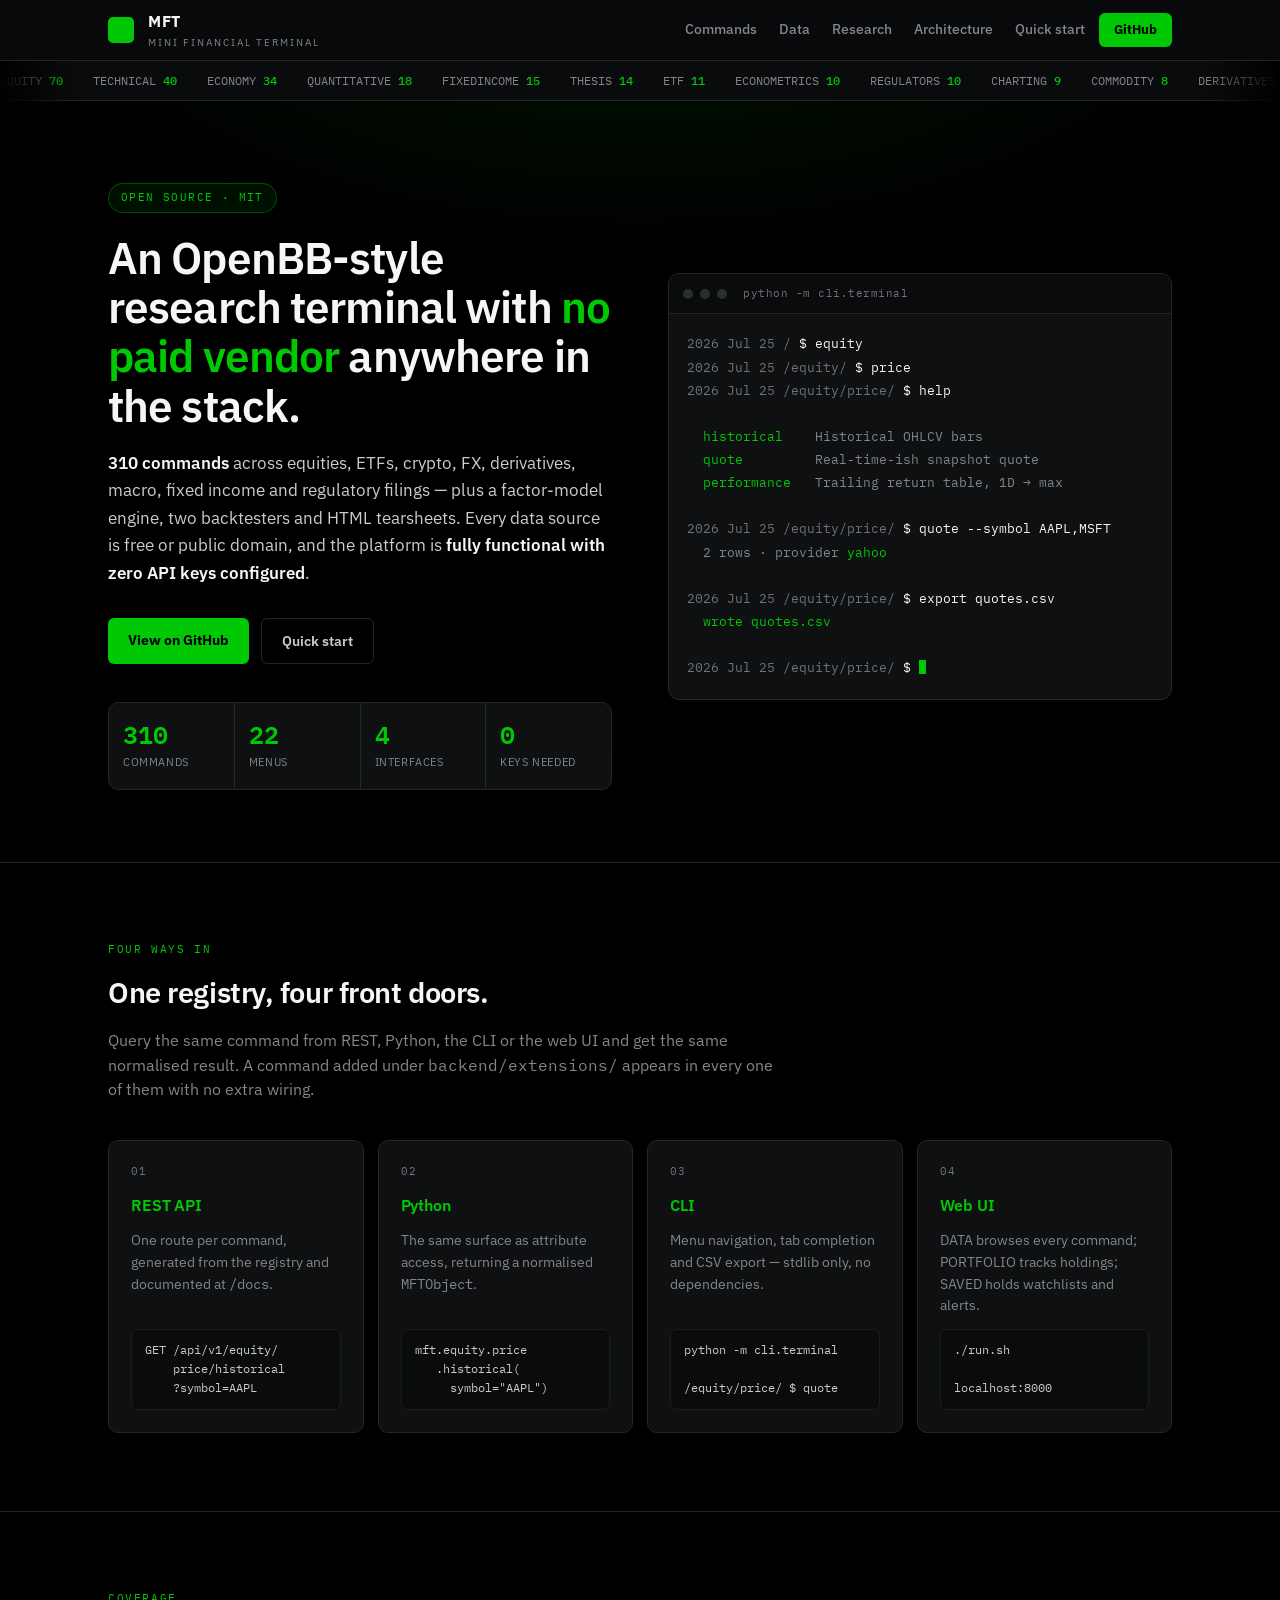
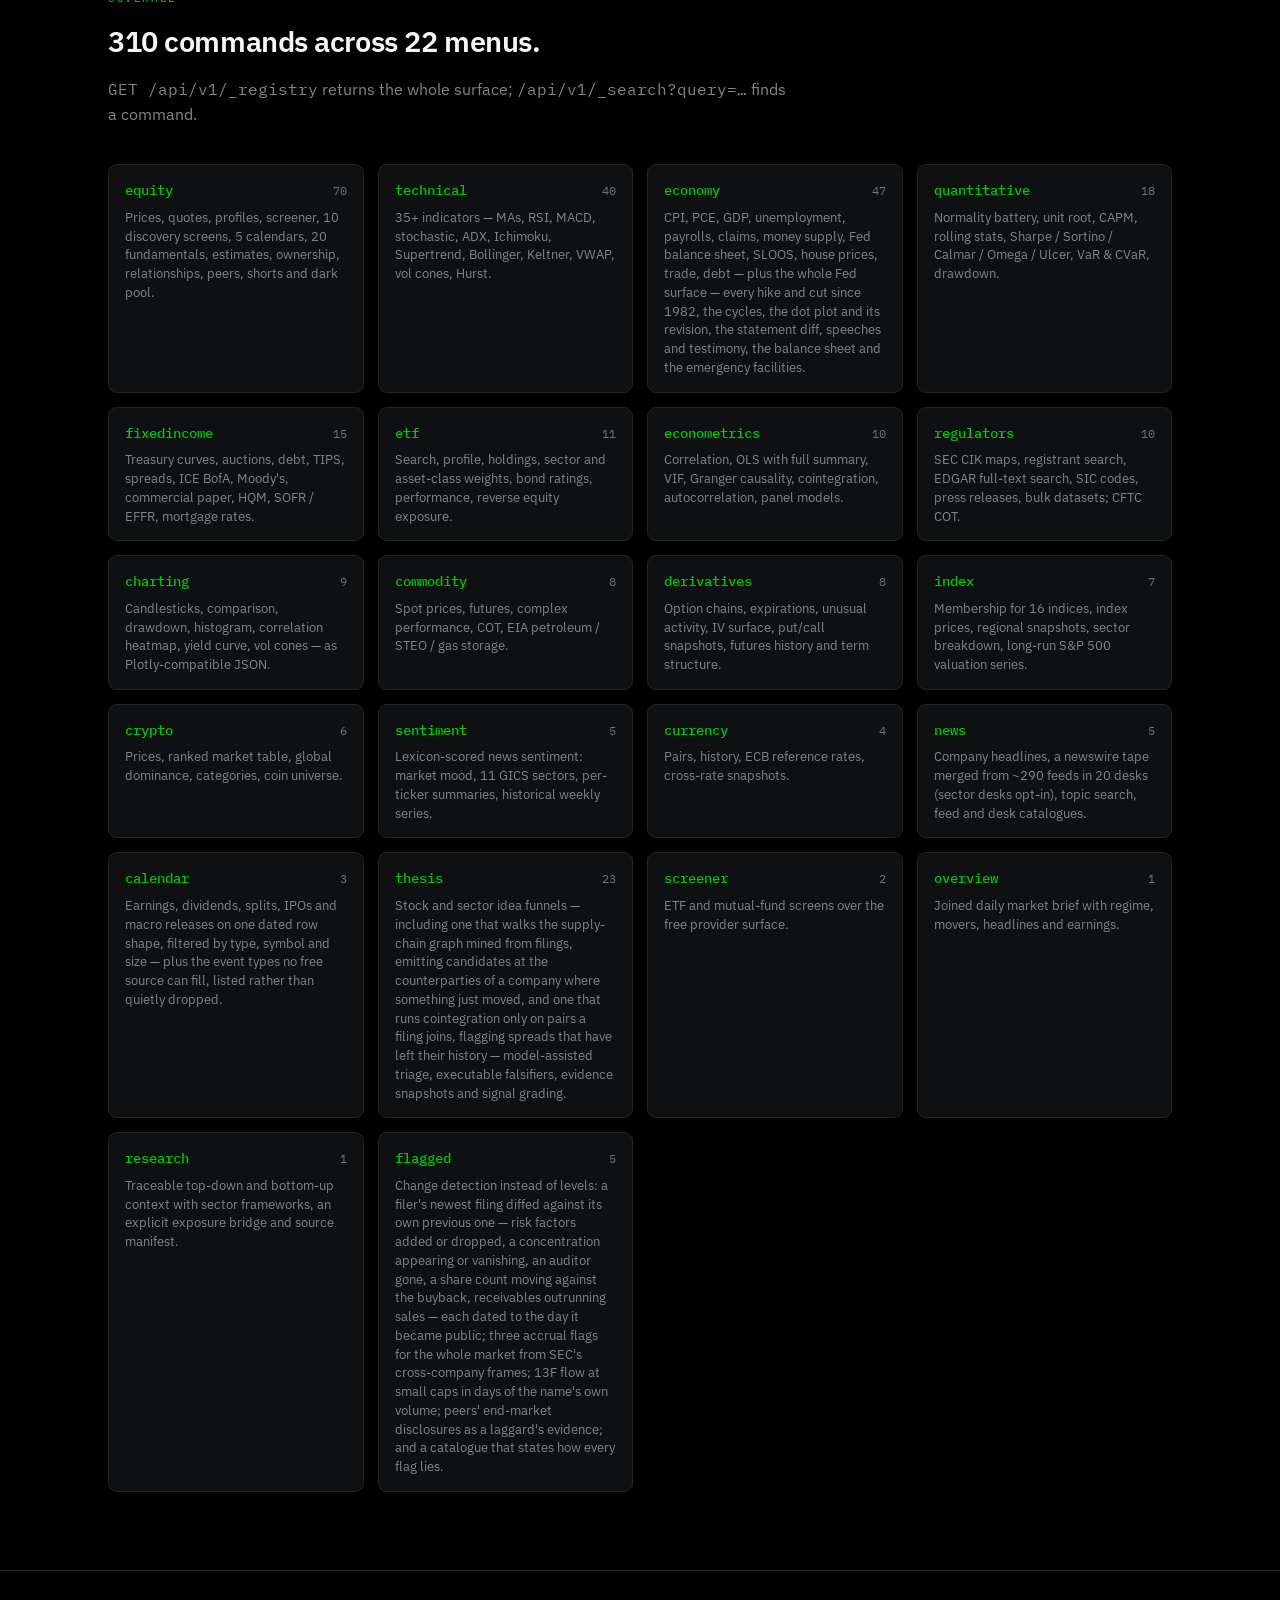
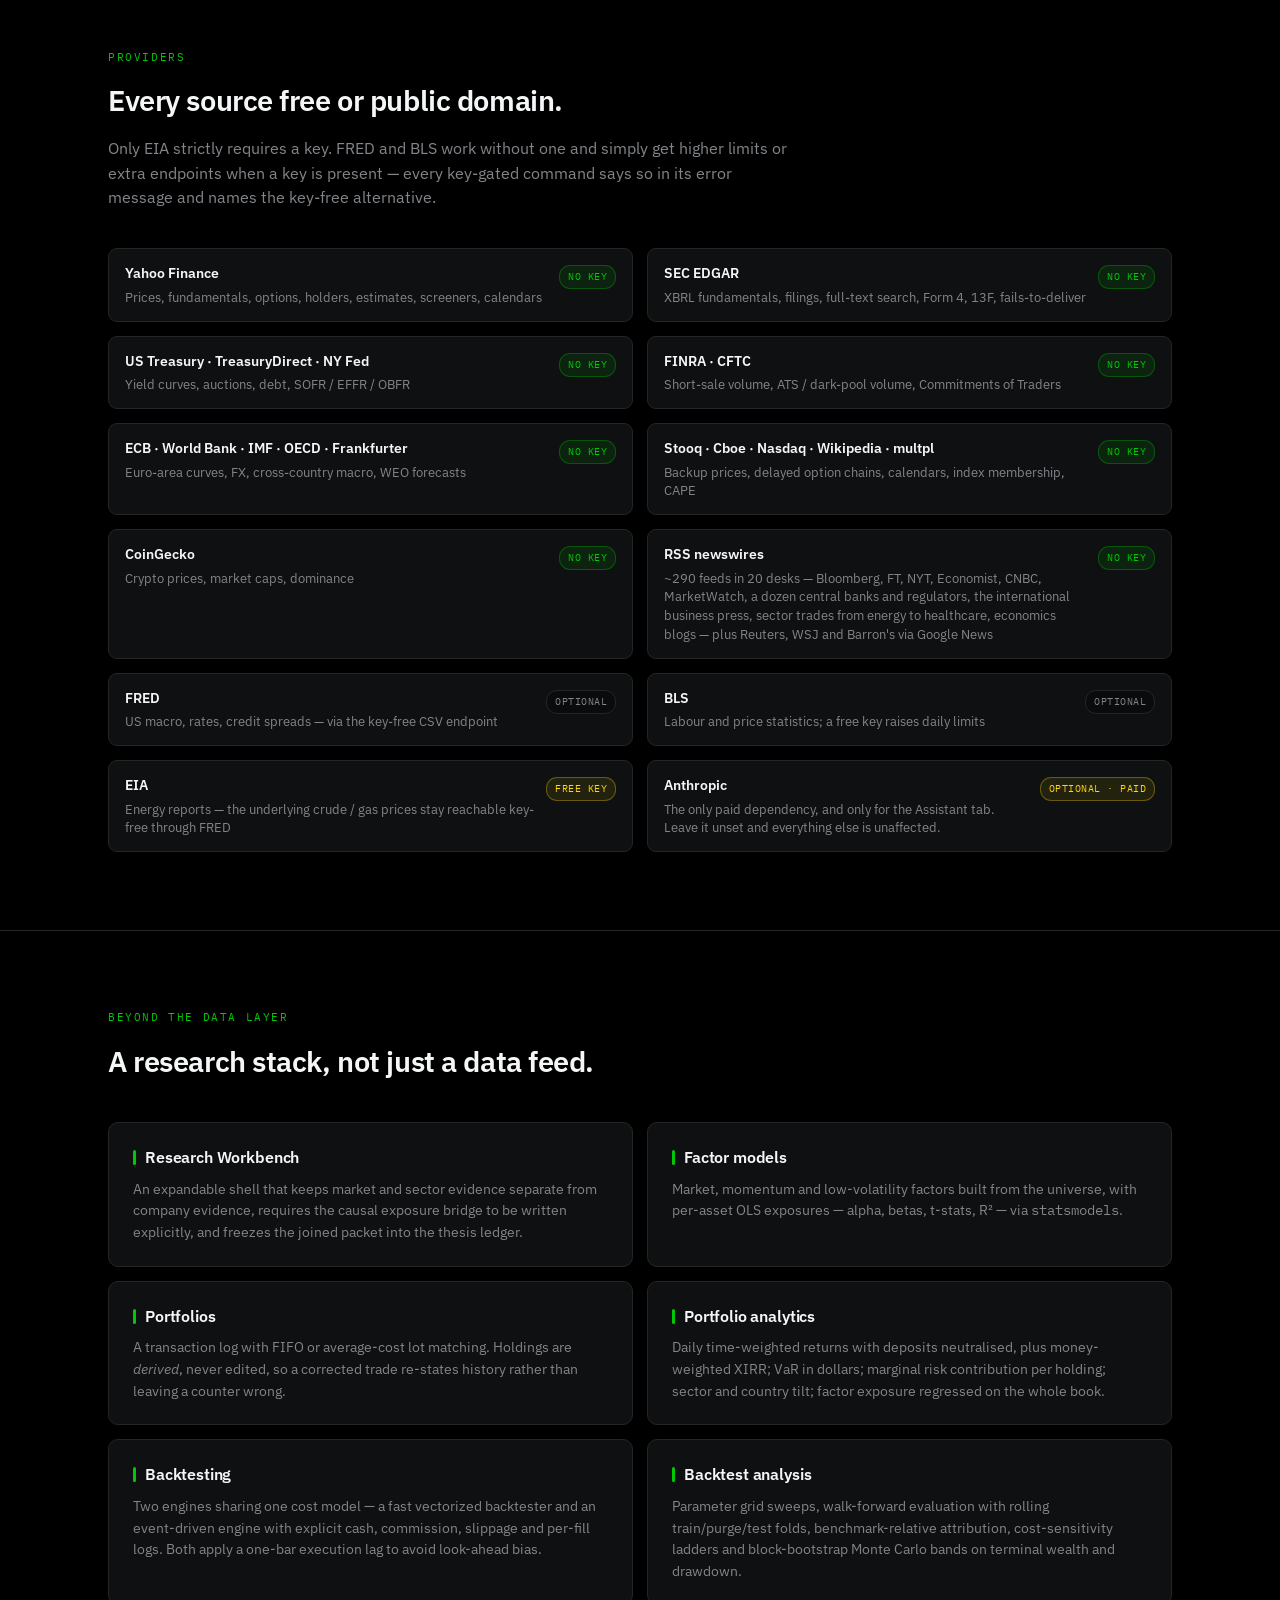
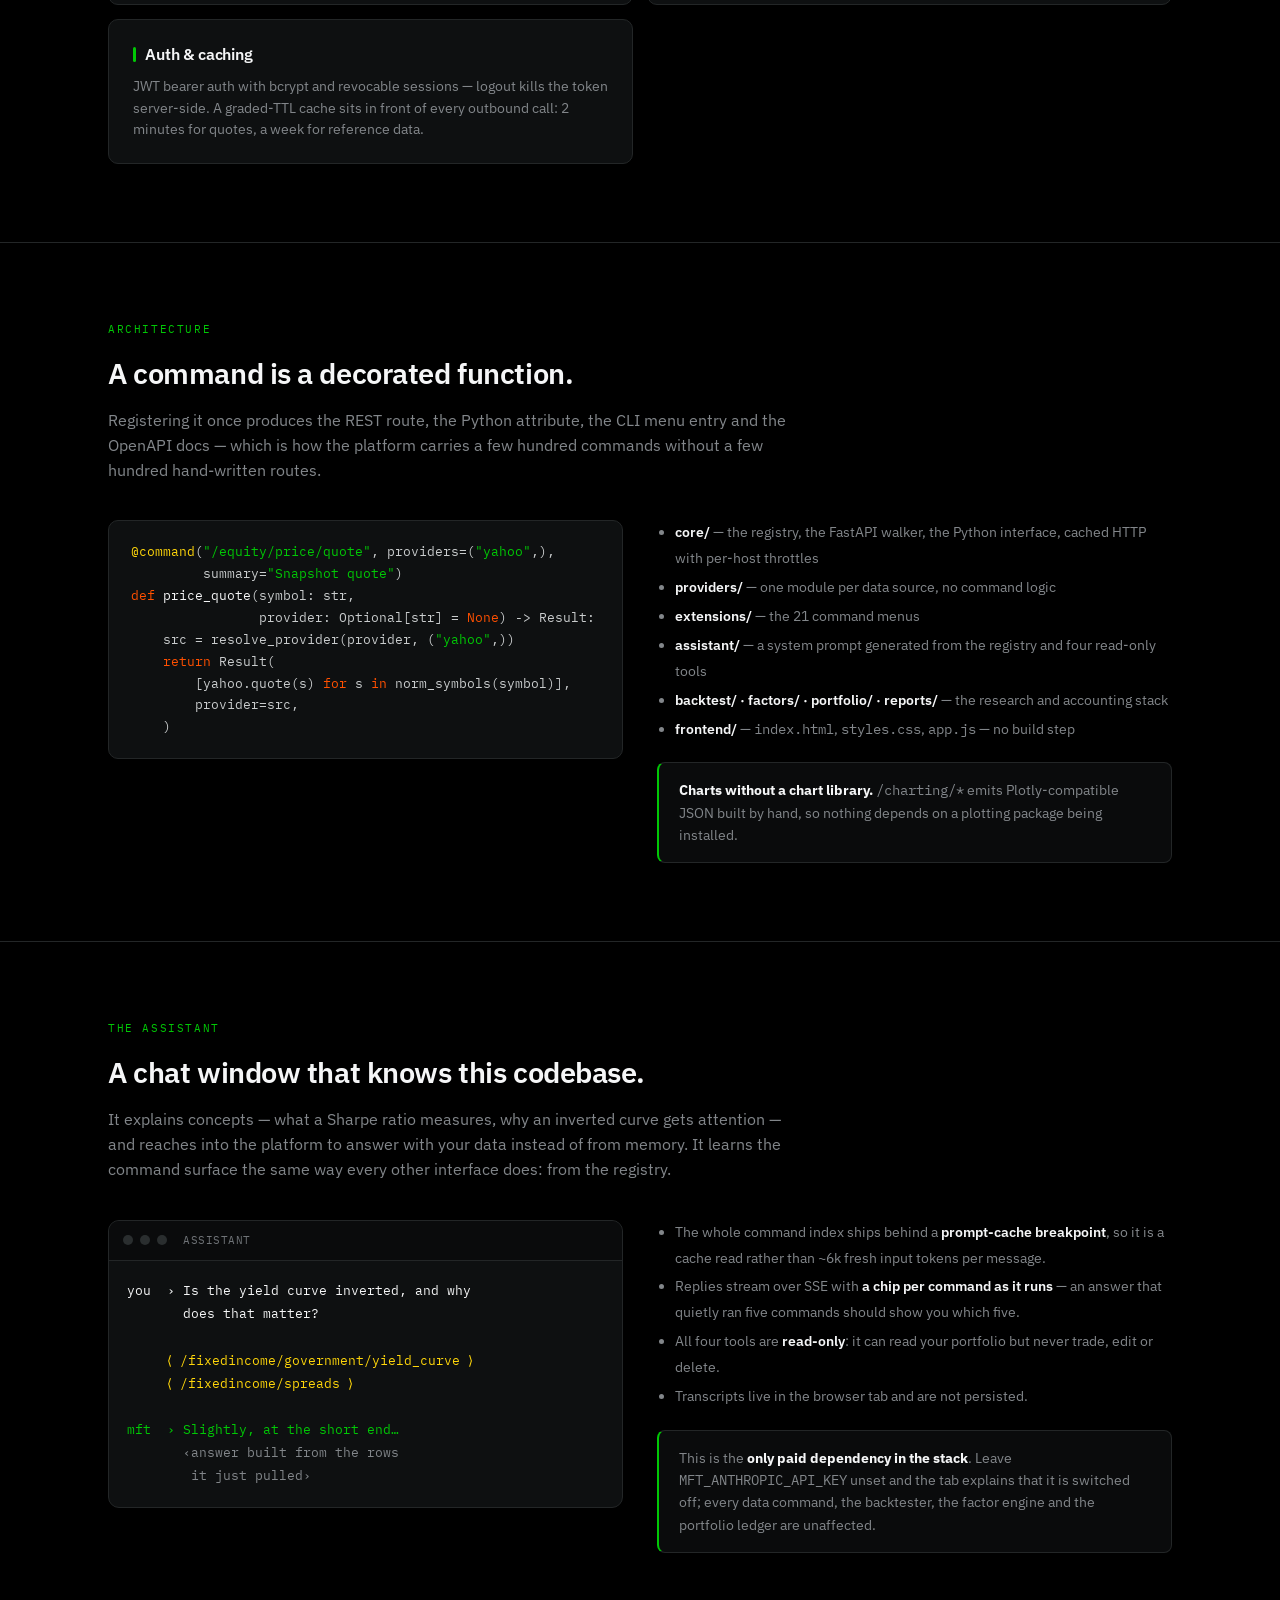
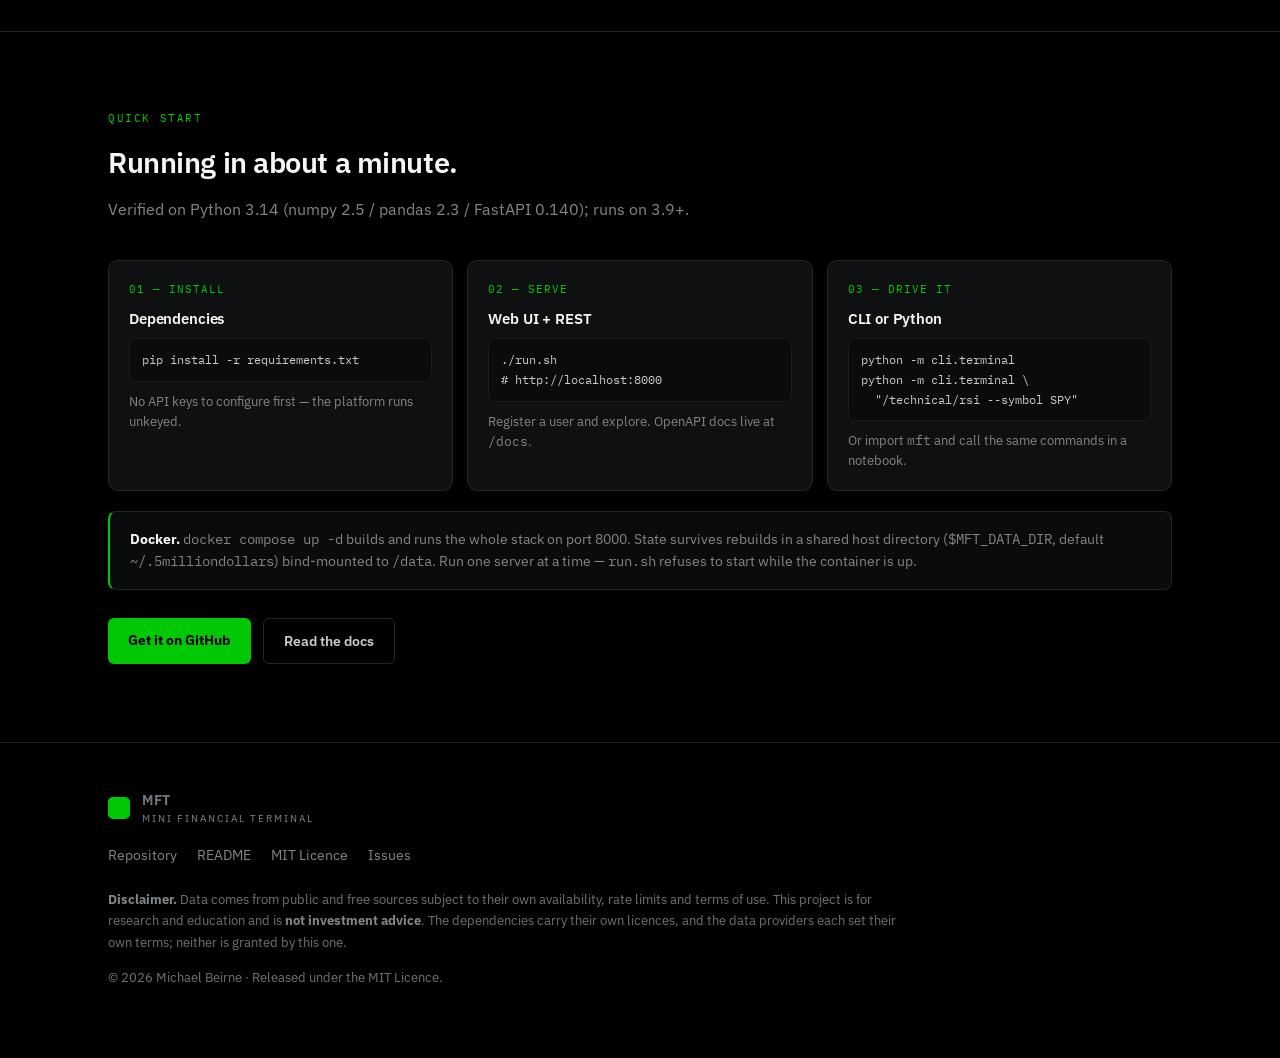
<file: docs/index.html>
<!doctype html>
<html lang="en">
<head>
<meta charset="utf-8" />
<meta name="viewport" content="width=device-width, initial-scale=1" />
<title>MFT — Mini Financial Terminal</title>
<meta name="description" content="An open-source financial research terminal: 310 commands across equities, macro, derivatives and filings, plus a factor engine, research workbench and backtester. Every data source free. Zero API keys required." />
<meta property="og:title" content="MFT — Mini Financial Terminal" />
<meta property="og:description" content="310 commands. Four interfaces. Zero paid data vendors." />
<meta property="og:type" content="website" />
<link rel="preconnect" href="https://fonts.googleapis.com" />
<link rel="preconnect" href="https://fonts.gstatic.com" crossorigin />
<link href="https://fonts.googleapis.com/css2?family=IBM+Plex+Sans:wght@400;500;600;700&family=IBM+Plex+Mono:wght@400;500;600&display=swap" rel="stylesheet" />
<style>
:root{
  --bg:#000000; --panel:#0e1011; --deep:#0a0b0c; --line:#232627; --line-soft:#1a1d1e;
  --muted:#82868a; --faint:#6f7377; --text:#f5f6f7; --soft:#c9cccd;
  --green:#00c805; --red:#ff5000; --amber:#ffd60a;
  --sans:'IBM Plex Sans',-apple-system,BlinkMacSystemFont,'Segoe UI',sans-serif;
  --mono:'IBM Plex Mono',ui-monospace,SFMono-Regular,Menlo,monospace;
  --wrap:1120px;
}
*{box-sizing:border-box}
html{scroll-behavior:smooth}
body{margin:0;background:var(--bg);color:var(--text);font-family:var(--sans);
  font-size:15px;line-height:1.6;-webkit-font-smoothing:antialiased}
a{color:var(--green);text-decoration:none}
a:hover{filter:brightness(1.25)}
h1,h2,h3{margin:0;font-weight:600;letter-spacing:-.01em}
code,.mono{font-family:var(--mono)}
.wrap{max-width:var(--wrap);margin:0 auto;padding:0 28px}
/* Grid/flex children default to min-width:auto, so a wide <pre> stretches its
   track and pushes the whole page sideways. Let them shrink and scroll instead. */
.hero-grid>*,.split>*,.grid>*,.steps>*{min-width:0}

/* ── top bar ─────────────────────────────────────────── */
.topbar{position:sticky;top:0;z-index:50;background:rgba(10,11,12,.88);
  backdrop-filter:blur(12px);border-bottom:1px solid var(--line)}
.topbar .wrap{display:flex;align-items:center;gap:14px;height:60px}
.mark{width:26px;height:26px;background:var(--green);border-radius:5px;flex:none}
.brand{font-weight:700;font-size:16px;letter-spacing:.5px}
.brand-sub{color:var(--muted);font-size:10px;letter-spacing:2px;text-transform:uppercase}
.spacer{flex:1}
.topnav{display:flex;gap:22px;align-items:center}
.topnav a{color:var(--muted);font-size:13.5px;font-weight:500}
.topnav a:hover{color:var(--text);filter:none}
.btn{display:inline-block;background:var(--green);color:#000;font-weight:700;font-size:14px;
  padding:11px 20px;border-radius:6px;white-space:nowrap}
.btn:hover{filter:brightness(1.1)}
.btn.ghost{background:transparent;color:var(--soft);border:1px solid var(--line);font-weight:600}
.btn.ghost:hover{color:var(--text);border-color:var(--muted);filter:none}
.btn.sm{padding:7px 15px;font-size:13px}

/* ── tape ────────────────────────────────────────────── */
.tape{background:var(--deep);border-bottom:1px solid var(--line);overflow:hidden;
  font-family:var(--mono);font-size:12px;white-space:nowrap;-webkit-mask-image:linear-gradient(90deg,transparent,#000 6%,#000 94%,transparent);mask-image:linear-gradient(90deg,transparent,#000 6%,#000 94%,transparent)}
.tape-track{display:inline-flex;gap:30px;padding:10px 0;animation:slide 62s linear infinite}
.tape-track span{color:var(--muted)}
.tape-track b{color:var(--green);font-weight:500;margin-left:7px}
@keyframes slide{from{transform:translateX(0)}to{transform:translateX(-50%)}}
@media (prefers-reduced-motion:reduce){.tape-track{animation:none}}

/* ── hero ────────────────────────────────────────────── */
.hero{padding:82px 0 72px;border-bottom:1px solid var(--line);
  background:radial-gradient(900px 420px at 50% -140px,rgba(0,200,5,.11),transparent 70%)}
.hero-grid{display:grid;grid-template-columns:1fr 1fr;gap:56px;align-items:center}
.eyebrow{display:inline-flex;align-items:center;gap:8px;font-family:var(--mono);font-size:11px;
  letter-spacing:1.4px;text-transform:uppercase;color:var(--green);
  border:1px solid rgba(0,200,5,.35);background:rgba(0,200,5,.08);
  padding:5px 12px;border-radius:20px;margin-bottom:20px}
.hero h1{font-size:44px;line-height:1.12;letter-spacing:-.02em}
.hero h1 em{font-style:normal;color:var(--green)}
.lede{color:var(--soft);font-size:17px;line-height:1.62;margin:20px 0 0;max-width:36em}
.lede strong{color:var(--text);font-weight:600}
.cta{display:flex;gap:12px;flex-wrap:wrap;margin-top:30px}
.stats{display:grid;grid-template-columns:repeat(4,1fr);gap:1px;background:var(--line);
  border:1px solid var(--line);border-radius:10px;overflow:hidden;margin-top:38px}
.stat{background:var(--panel);padding:16px 14px}
.stat b{display:block;font-family:var(--mono);font-size:25px;font-weight:600;color:var(--green);line-height:1.2}
.stat span{font-size:11px;color:var(--muted);letter-spacing:.6px;text-transform:uppercase}

/* ── terminal window ─────────────────────────────────── */
.term{background:var(--panel);border:1px solid var(--line);border-radius:11px;overflow:hidden;
  box-shadow:0 22px 60px rgba(0,0,0,.75)}
.term-bar{display:flex;align-items:center;gap:7px;background:var(--deep);
  border-bottom:1px solid var(--line);padding:11px 14px}
.dot{width:10px;height:10px;border-radius:50%;background:#2a2e2f}
.term-title{margin-left:9px;font-family:var(--mono);font-size:11px;color:var(--faint);letter-spacing:.5px}
.term-body{padding:18px 18px 20px;font-family:var(--mono);font-size:12.5px;line-height:1.85;
  overflow-x:auto;white-space:pre}
.term-body .p{color:var(--faint)}
.term-body .c{color:var(--text)}
.term-body .o{color:var(--muted)}
.term-body .g{color:var(--green)}
.term-body .r{color:var(--red)}
.term-body .k{color:var(--amber)}
.cursor{display:inline-block;width:7px;height:14px;background:var(--green);
  vertical-align:-2px;animation:blink 1.15s step-end infinite}
@keyframes blink{50%{opacity:0}}
@media (prefers-reduced-motion:reduce){.cursor{animation:none}}

/* ── sections ────────────────────────────────────────── */
section{padding:78px 0;border-bottom:1px solid var(--line)}
.shead{margin-bottom:38px;max-width:60em}
.shead .tag{font-family:var(--mono);font-size:11px;letter-spacing:1.6px;text-transform:uppercase;
  color:var(--green);display:block;margin-bottom:11px}
.shead h2{font-size:29px;letter-spacing:-.015em}
.shead p{color:var(--muted);margin:12px 0 0;font-size:15.5px;max-width:44em}

/* ── generic card grids ──────────────────────────────── */
.grid{display:grid;gap:14px}
.g2{grid-template-columns:repeat(2,1fr)}
.g3{grid-template-columns:repeat(3,1fr)}
.g4{grid-template-columns:repeat(4,1fr)}
.card{background:var(--panel);border:1px solid var(--line);border-radius:10px;padding:20px}
.card h3{font-size:15px;margin-bottom:7px}
.card p{color:var(--muted);font-size:13.5px;margin:0;line-height:1.55}

/* interfaces */
.iface{background:var(--panel);border:1px solid var(--line);border-radius:10px;padding:22px;
  display:flex;flex-direction:column;gap:12px}
.iface .n{font-family:var(--mono);font-size:11px;color:var(--faint);letter-spacing:1px}
.iface h3{font-size:16px;color:var(--green)}
.iface p{color:var(--muted);font-size:13.5px;margin:0;flex:1}
.iface pre{margin:0;background:var(--deep);border:1px solid var(--line-soft);border-radius:7px;
  padding:11px 13px;font-family:var(--mono);font-size:11.5px;color:var(--soft);
  overflow-x:auto;line-height:1.65}

/* menu coverage */
.menu{background:var(--panel);border:1px solid var(--line);border-radius:9px;padding:15px 16px;
  transition:border-color .15s}
.menu:hover{border-color:#31383a}
.menu-top{display:flex;align-items:baseline;justify-content:space-between;gap:10px;margin-bottom:6px}
.menu-top .nm{font-family:var(--mono);font-size:13.5px;color:var(--green);font-weight:500}
.menu-top .ct{font-family:var(--mono);font-size:12px;color:var(--faint)}
.menu p{color:var(--muted);font-size:12.5px;margin:0;line-height:1.5}

/* providers */
.prov{display:flex;align-items:flex-start;gap:12px;background:var(--panel);
  border:1px solid var(--line);border-radius:9px;padding:14px 16px}
.prov .body{flex:1;min-width:0}
.prov .nm{font-size:13.5px;font-weight:600;margin-bottom:3px}
.prov .ds{color:var(--muted);font-size:12.5px;line-height:1.5}
.key{font-family:var(--mono);font-size:10px;letter-spacing:.5px;text-transform:uppercase;
  padding:3px 8px;border-radius:11px;white-space:nowrap;flex:none;margin-top:2px}
.key.none{color:var(--green);background:rgba(0,200,5,.1);border:1px solid rgba(0,200,5,.3)}
.key.opt{color:var(--muted);background:var(--deep);border:1px solid var(--line)}
.key.req{color:var(--amber);background:rgba(255,214,10,.09);border:1px solid rgba(255,214,10,.3)}

/* research features */
.feat{background:var(--panel);border:1px solid var(--line);border-radius:10px;padding:22px 24px}
.feat h3{font-size:15.5px;color:var(--text);margin-bottom:9px;display:flex;align-items:center;gap:9px}
.feat h3::before{content:'';width:3px;height:15px;background:var(--green);border-radius:2px;flex:none}
.feat p{color:var(--muted);font-size:13.5px;margin:0;line-height:1.6}

/* code block */
pre.block{background:var(--panel);border:1px solid var(--line);border-radius:10px;
  padding:20px 22px;overflow-x:auto;font-family:var(--mono);font-size:12.5px;
  line-height:1.75;color:var(--soft);margin:0}
pre.block .cm{color:var(--faint)}
pre.block .dec{color:var(--amber)}
pre.block .kw{color:var(--red)}
pre.block .st{color:var(--green)}
pre.block .fn{color:var(--text)}

/* two-col split */
.split{display:grid;grid-template-columns:1fr 1fr;gap:34px;align-items:start}
.split ul{margin:0;padding-left:18px;color:var(--muted);font-size:14px;line-height:1.85}
.split li{margin-bottom:3px}
.split li strong{color:var(--text);font-weight:600}

/* quick start */
.steps{display:grid;grid-template-columns:repeat(3,1fr);gap:14px}
.step{background:var(--panel);border:1px solid var(--line);border-radius:10px;padding:20px}
.step .n{font-family:var(--mono);font-size:11px;color:var(--green);letter-spacing:1px;margin-bottom:9px}
.step h3{font-size:14.5px;margin-bottom:8px}
.step pre{margin:0;font-family:var(--mono);font-size:11.5px;color:var(--soft);
  background:var(--deep);border:1px solid var(--line-soft);border-radius:7px;
  padding:11px 12px;overflow-x:auto;line-height:1.7}
.step p{color:var(--muted);font-size:12.5px;margin:9px 0 0}

/* callout */
.note{background:var(--deep);border:1px solid var(--line);border-left:2px solid var(--green);
  border-radius:8px;padding:16px 20px;color:var(--muted);font-size:13.5px;line-height:1.65}
.note strong{color:var(--text)}

/* footer */
footer{padding:46px 0 56px;color:var(--faint);font-size:13px}
.foot-top{display:flex;align-items:center;gap:12px;margin-bottom:18px}
.foot-links{display:flex;gap:20px;flex-wrap:wrap;margin-bottom:22px}
.foot-links a{color:var(--muted);font-size:13.5px}
.foot-links a:hover{color:var(--text);filter:none}
.disc{max-width:62em;line-height:1.65}

@media (max-width:900px){
  .hero-grid,.split{grid-template-columns:1fr;gap:40px}
  .g4,.g3,.steps{grid-template-columns:repeat(2,1fr)}
  .hero h1{font-size:34px}
  .topnav{display:none}
}
@media (max-width:560px){
  .g4,.g3,.g2,.steps{grid-template-columns:1fr}
  .stats{grid-template-columns:repeat(2,1fr)}
  .hero{padding:52px 0 48px}
  section{padding:56px 0}
  .hero h1{font-size:29px}
}
</style>
</head>
<body>

<div class="topbar">
  <div class="wrap">
    <div class="mark"></div>
    <div>
      <div class="brand">MFT</div>
      <div class="brand-sub">Mini Financial Terminal</div>
    </div>
    <div class="spacer"></div>
    <nav class="topnav">
      <a href="#commands">Commands</a>
      <a href="#data">Data</a>
      <a href="#research">Research</a>
      <a href="#architecture">Architecture</a>
      <a href="#start">Quick start</a>
    </nav>
    <a class="btn sm" href="https://github.com/michaelbeirnee/minifinancialterminal-public">GitHub</a>
  </div>
</div>

<div class="tape">
  <div class="tape-track">
    <span>EQUITY<b>70</b></span><span>TECHNICAL<b>40</b></span><span>ECONOMY<b>34</b></span>
    <span>QUANTITATIVE<b>18</b></span><span>FIXEDINCOME<b>15</b></span><span>THESIS<b>14</b></span><span>ETF<b>11</b></span>
    <span>ECONOMETRICS<b>10</b></span><span>REGULATORS<b>10</b></span><span>CHARTING<b>9</b></span>
    <span>COMMODITY<b>8</b></span><span>DERIVATIVES<b>8</b></span><span>INDEX<b>7</b></span>
    <span>CRYPTO<b>6</b></span><span>SENTIMENT<b>5</b></span><span>CURRENCY<b>4</b></span><span>NEWS<b>4</b></span><span>CALENDAR<b>3</b></span><span>SCREENER<b>2</b></span><span>OVERVIEW<b>1</b></span><span>RESEARCH<b>1</b></span><span>FLAGGED<b>5</b></span>
    <span aria-hidden="true">EQUITY<b>70</b></span><span aria-hidden="true">TECHNICAL<b>40</b></span><span aria-hidden="true">ECONOMY<b>34</b></span>
    <span aria-hidden="true">QUANTITATIVE<b>18</b></span><span aria-hidden="true">FIXEDINCOME<b>15</b></span><span aria-hidden="true">THESIS<b>14</b></span><span aria-hidden="true">ETF<b>11</b></span>
    <span aria-hidden="true">ECONOMETRICS<b>10</b></span><span aria-hidden="true">REGULATORS<b>10</b></span><span aria-hidden="true">CHARTING<b>9</b></span>
    <span aria-hidden="true">COMMODITY<b>8</b></span><span aria-hidden="true">DERIVATIVES<b>8</b></span><span aria-hidden="true">INDEX<b>7</b></span>
    <span aria-hidden="true">CRYPTO<b>6</b></span><span aria-hidden="true">SENTIMENT<b>5</b></span><span aria-hidden="true">CURRENCY<b>4</b></span><span aria-hidden="true">NEWS<b>4</b></span><span aria-hidden="true">CALENDAR<b>3</b></span><span aria-hidden="true">SCREENER<b>2</b></span><span aria-hidden="true">OVERVIEW<b>1</b></span><span aria-hidden="true">RESEARCH<b>1</b></span><span aria-hidden="true">FLAGGED<b>5</b></span>
  </div>
</div>

<header class="hero">
  <div class="wrap hero-grid">
    <div>
      <div class="eyebrow">Open source · MIT</div>
      <h1>An OpenBB-style research terminal with <em>no paid vendor</em> anywhere in the stack.</h1>
      <p class="lede">
        <strong>310 commands</strong> across equities, ETFs, crypto, FX, derivatives, macro,
        fixed income and regulatory filings — plus a factor-model engine, two backtesters
        and HTML tearsheets. Every data source is free or public domain, and the platform
        is <strong>fully functional with zero API keys configured</strong>.
      </p>
      <div class="cta">
        <a class="btn" href="https://github.com/michaelbeirnee/minifinancialterminal-public">View on GitHub</a>
        <a class="btn ghost" href="#start">Quick start</a>
      </div>
      <div class="stats">
        <div class="stat"><b>310</b><span>Commands</span></div>
        <div class="stat"><b>22</b><span>Menus</span></div>
        <div class="stat"><b>4</b><span>Interfaces</span></div>
        <div class="stat"><b>0</b><span>Keys needed</span></div>
      </div>
    </div>

    <div class="term">
      <div class="term-bar">
        <div class="dot"></div><div class="dot"></div><div class="dot"></div>
        <div class="term-title">python -m cli.terminal</div>
      </div>
      <div class="term-body"><span class="p">2026 Jul 25 /</span> <span class="c">$ equity</span>
<span class="p">2026 Jul 25 /equity/</span> <span class="c">$ price</span>
<span class="p">2026 Jul 25 /equity/price/</span> <span class="c">$ help</span>

<span class="g">  historical  </span><span class="o">  Historical OHLCV bars</span>
<span class="g">  quote       </span><span class="o">  Real-time-ish snapshot quote</span>
<span class="g">  performance </span><span class="o">  Trailing return table, 1D → max</span>

<span class="p">2026 Jul 25 /equity/price/</span> <span class="c">$ quote --symbol AAPL,MSFT</span>
<span class="o">  2 rows · provider </span><span class="g">yahoo</span>

<span class="p">2026 Jul 25 /equity/price/</span> <span class="c">$ export quotes.csv</span>
<span class="g">  wrote quotes.csv</span>

<span class="p">2026 Jul 25 /equity/price/</span> <span class="c">$ </span><span class="cursor"></span></div>
    </div>
  </div>
</header>

<section id="interfaces">
  <div class="wrap">
    <div class="shead">
      <span class="tag">Four ways in</span>
      <h2>One registry, four front doors.</h2>
      <p>Query the same command from REST, Python, the CLI or the web UI and get the same
         normalised result. A command added under <code>backend/extensions/</code> appears in
         every one of them with no extra wiring.</p>
    </div>
    <div class="grid g4">
      <div class="iface">
        <div class="n">01</div>
        <h3>REST API</h3>
        <p>One route per command, generated from the registry and documented at <code>/docs</code>.</p>
        <pre>GET /api/v1/equity/
    price/historical
    ?symbol=AAPL</pre>
      </div>
      <div class="iface">
        <div class="n">02</div>
        <h3>Python</h3>
        <p>The same surface as attribute access, returning a normalised <code>MFTObject</code>.</p>
        <pre>mft.equity.price
   .historical(
     symbol="AAPL")</pre>
      </div>
      <div class="iface">
        <div class="n">03</div>
        <h3>CLI</h3>
        <p>Menu navigation, tab completion and CSV export — stdlib only, no dependencies.</p>
        <pre>python -m cli.terminal

/equity/price/ $ quote</pre>
      </div>
      <div class="iface">
        <div class="n">04</div>
        <h3>Web UI</h3>
        <p>DATA browses every command; PORTFOLIO tracks holdings; SAVED holds watchlists and alerts.</p>
        <pre>./run.sh

localhost:8000</pre>
      </div>
    </div>
  </div>
</section>

<section id="commands">
  <div class="wrap">
    <div class="shead">
      <span class="tag">Coverage</span>
      <h2>310 commands across 22 menus.</h2>
      <p><code>GET /api/v1/_registry</code> returns the whole surface;
         <code>/api/v1/_search?query=…</code> finds a command.</p>
    </div>
    <div class="grid g4">
      <div class="menu"><div class="menu-top"><span class="nm">equity</span><span class="ct">70</span></div>
        <p>Prices, quotes, profiles, screener, 10 discovery screens, 5 calendars, 20 fundamentals, estimates, ownership, relationships, peers, shorts and dark pool.</p></div>
      <div class="menu"><div class="menu-top"><span class="nm">technical</span><span class="ct">40</span></div>
        <p>35+ indicators — MAs, RSI, MACD, stochastic, ADX, Ichimoku, Supertrend, Bollinger, Keltner, VWAP, vol cones, Hurst.</p></div>
      <div class="menu"><div class="menu-top"><span class="nm">economy</span><span class="ct">47</span></div>
        <p>CPI, PCE, GDP, unemployment, payrolls, claims, money supply, Fed balance sheet, SLOOS, house prices, trade, debt — plus the whole Fed surface — every hike and cut since 1982, the cycles, the dot plot and its revision, the statement diff, speeches and testimony, the balance sheet and the emergency facilities.</p></div>
      <div class="menu"><div class="menu-top"><span class="nm">quantitative</span><span class="ct">18</span></div>
        <p>Normality battery, unit root, CAPM, rolling stats, Sharpe / Sortino / Calmar / Omega / Ulcer, VaR &amp; CVaR, drawdown.</p></div>
      <div class="menu"><div class="menu-top"><span class="nm">fixedincome</span><span class="ct">15</span></div>
        <p>Treasury curves, auctions, debt, TIPS, spreads, ICE BofA, Moody's, commercial paper, HQM, SOFR / EFFR, mortgage rates.</p></div>
      <div class="menu"><div class="menu-top"><span class="nm">etf</span><span class="ct">11</span></div>
        <p>Search, profile, holdings, sector and asset-class weights, bond ratings, performance, reverse equity exposure.</p></div>
      <div class="menu"><div class="menu-top"><span class="nm">econometrics</span><span class="ct">10</span></div>
        <p>Correlation, OLS with full summary, VIF, Granger causality, cointegration, autocorrelation, panel models.</p></div>
      <div class="menu"><div class="menu-top"><span class="nm">regulators</span><span class="ct">10</span></div>
        <p>SEC CIK maps, registrant search, EDGAR full-text search, SIC codes, press releases, bulk datasets; CFTC COT.</p></div>
      <div class="menu"><div class="menu-top"><span class="nm">charting</span><span class="ct">9</span></div>
        <p>Candlesticks, comparison, drawdown, histogram, correlation heatmap, yield curve, vol cones — as Plotly-compatible JSON.</p></div>
      <div class="menu"><div class="menu-top"><span class="nm">commodity</span><span class="ct">8</span></div>
        <p>Spot prices, futures, complex performance, COT, EIA petroleum / STEO / gas storage.</p></div>
      <div class="menu"><div class="menu-top"><span class="nm">derivatives</span><span class="ct">8</span></div>
        <p>Option chains, expirations, unusual activity, IV surface, put/call snapshots, futures history and term structure.</p></div>
      <div class="menu"><div class="menu-top"><span class="nm">index</span><span class="ct">7</span></div>
        <p>Membership for 16 indices, index prices, regional snapshots, sector breakdown, long-run S&amp;P 500 valuation series.</p></div>
      <div class="menu"><div class="menu-top"><span class="nm">crypto</span><span class="ct">6</span></div>
        <p>Prices, ranked market table, global dominance, categories, coin universe.</p></div>
      <div class="menu"><div class="menu-top"><span class="nm">sentiment</span><span class="ct">5</span></div>
        <p>Lexicon-scored news sentiment: market mood, 11 GICS sectors, per-ticker summaries, historical weekly series.</p></div>
      <div class="menu"><div class="menu-top"><span class="nm">currency</span><span class="ct">4</span></div>
        <p>Pairs, history, ECB reference rates, cross-rate snapshots.</p></div>
      <div class="menu"><div class="menu-top"><span class="nm">news</span><span class="ct">5</span></div>
        <p>Company headlines, a newswire tape merged from ~290 feeds in 20 desks (sector desks opt-in), topic search, feed and desk catalogues.</p></div>
      <div class="menu"><div class="menu-top"><span class="nm">calendar</span><span class="ct">3</span></div>
        <p>Earnings, dividends, splits, IPOs and macro releases on one dated row shape, filtered by
           type, symbol and size — plus the event types no free source can fill, listed rather than
           quietly dropped.</p></div>
      <div class="menu"><div class="menu-top"><span class="nm">thesis</span><span class="ct">23</span></div>
        <p>Stock and sector idea funnels — including one that walks the supply-chain graph mined from
           filings, emitting candidates at the counterparties of a company where something just moved,
           and one that runs cointegration only on pairs a filing joins, flagging spreads that have
           left their history — model-assisted triage, executable falsifiers, evidence snapshots and
           signal grading.</p></div>
      <div class="menu"><div class="menu-top"><span class="nm">screener</span><span class="ct">2</span></div>
        <p>ETF and mutual-fund screens over the free provider surface.</p></div>
      <div class="menu"><div class="menu-top"><span class="nm">overview</span><span class="ct">1</span></div>
        <p>Joined daily market brief with regime, movers, headlines and earnings.</p></div>
      <div class="menu"><div class="menu-top"><span class="nm">research</span><span class="ct">1</span></div>
        <p>Traceable top-down and bottom-up context with sector frameworks, an explicit exposure bridge and source manifest.</p></div>
      <div class="menu"><div class="menu-top"><span class="nm">flagged</span><span class="ct">5</span></div>
        <p>Change detection instead of levels: a filer's newest filing diffed against its own previous
           one — risk factors added or dropped, a concentration appearing or vanishing, an auditor gone,
           a share count moving against the buyback, receivables outrunning sales — each dated to the
           day it became public; three accrual flags for the whole market from SEC's cross-company
           frames; 13F flow at small caps in days of the name's own volume; peers' end-market
           disclosures as a laggard's evidence; and a catalogue that states how every flag lies.</p></div>
    </div>
  </div>
</section>

<section id="data">
  <div class="wrap">
    <div class="shead">
      <span class="tag">Providers</span>
      <h2>Every source free or public domain.</h2>
      <p>Only EIA strictly requires a key. FRED and BLS work without one and simply get higher
         limits or extra endpoints when a key is present — every key-gated command says so in
         its error message and names the key-free alternative.</p>
    </div>
    <div class="grid g2">
      <div class="prov"><div class="body"><div class="nm">Yahoo Finance</div>
        <div class="ds">Prices, fundamentals, options, holders, estimates, screeners, calendars</div></div><span class="key none">No key</span></div>
      <div class="prov"><div class="body"><div class="nm">SEC EDGAR</div>
        <div class="ds">XBRL fundamentals, filings, full-text search, Form 4, 13F, fails-to-deliver</div></div><span class="key none">No key</span></div>
      <div class="prov"><div class="body"><div class="nm">US Treasury · TreasuryDirect · NY Fed</div>
        <div class="ds">Yield curves, auctions, debt, SOFR / EFFR / OBFR</div></div><span class="key none">No key</span></div>
      <div class="prov"><div class="body"><div class="nm">FINRA · CFTC</div>
        <div class="ds">Short-sale volume, ATS / dark-pool volume, Commitments of Traders</div></div><span class="key none">No key</span></div>
      <div class="prov"><div class="body"><div class="nm">ECB · World Bank · IMF · OECD · Frankfurter</div>
        <div class="ds">Euro-area curves, FX, cross-country macro, WEO forecasts</div></div><span class="key none">No key</span></div>
      <div class="prov"><div class="body"><div class="nm">Stooq · Cboe · Nasdaq · Wikipedia · multpl</div>
        <div class="ds">Backup prices, delayed option chains, calendars, index membership, CAPE</div></div><span class="key none">No key</span></div>
      <div class="prov"><div class="body"><div class="nm">CoinGecko</div>
        <div class="ds">Crypto prices, market caps, dominance</div></div><span class="key none">No key</span></div>
      <div class="prov"><div class="body"><div class="nm">RSS newswires</div>
        <div class="ds">~290 feeds in 20 desks — Bloomberg, FT, NYT, Economist, CNBC, MarketWatch, a dozen central banks and regulators, the international business press, sector trades from energy to healthcare, economics blogs — plus Reuters, WSJ and Barron's via Google News</div></div><span class="key none">No key</span></div>
      <div class="prov"><div class="body"><div class="nm">FRED</div>
        <div class="ds">US macro, rates, credit spreads — via the key-free CSV endpoint</div></div><span class="key opt">Optional</span></div>
      <div class="prov"><div class="body"><div class="nm">BLS</div>
        <div class="ds">Labour and price statistics; a free key raises daily limits</div></div><span class="key opt">Optional</span></div>
      <div class="prov"><div class="body"><div class="nm">EIA</div>
        <div class="ds">Energy reports — the underlying crude / gas prices stay reachable key-free through FRED</div></div><span class="key req">Free key</span></div>
      <div class="prov"><div class="body"><div class="nm">Anthropic</div>
        <div class="ds">The only paid dependency, and only for the Assistant tab. Leave it unset and everything else is unaffected.</div></div><span class="key req">Optional · paid</span></div>
    </div>
  </div>
</section>

<section id="research">
  <div class="wrap">
    <div class="shead">
      <span class="tag">Beyond the data layer</span>
      <h2>A research stack, not just a data feed.</h2>
    </div>
    <div class="grid g2">
      <div class="feat"><h3>Research Workbench</h3>
        <p>An expandable shell that keeps market and sector evidence separate from company evidence,
           requires the causal exposure bridge to be written explicitly, and freezes the joined
           packet into the thesis ledger.</p></div>
      <div class="feat"><h3>Factor models</h3>
        <p>Market, momentum and low-volatility factors built from the universe, with per-asset
           OLS exposures — alpha, betas, t-stats, R² — via <code>statsmodels</code>.</p></div>
      <div class="feat"><h3>Portfolios</h3>
        <p>A transaction log with FIFO or average-cost lot matching. Holdings are <em>derived</em>,
           never edited, so a corrected trade re-states history rather than leaving a counter wrong.</p></div>
      <div class="feat"><h3>Portfolio analytics</h3>
        <p>Daily time-weighted returns with deposits neutralised, plus money-weighted XIRR;
           VaR in dollars; marginal risk contribution per holding; sector and country tilt;
           factor exposure regressed on the whole book.</p></div>
      <div class="feat"><h3>Backtesting</h3>
        <p>Two engines sharing one cost model — a fast vectorized backtester and an event-driven
           engine with explicit cash, commission, slippage and per-fill logs. Both apply a one-bar
           execution lag to avoid look-ahead bias.</p></div>
      <div class="feat"><h3>Backtest analysis</h3>
        <p>Parameter grid sweeps, walk-forward evaluation with rolling train/purge/test folds,
           benchmark-relative attribution, cost-sensitivity ladders and block-bootstrap Monte
           Carlo bands on terminal wealth and drawdown.</p></div>
      <div class="feat"><h3>Auth &amp; caching</h3>
        <p>JWT bearer auth with bcrypt and revocable sessions — logout kills the token
           server-side. A graded-TTL cache sits in front of every outbound call: 2 minutes for
           quotes, a week for reference data.</p></div>
    </div>
  </div>
</section>

<section id="architecture">
  <div class="wrap">
    <div class="shead">
      <span class="tag">Architecture</span>
      <h2>A command is a decorated function.</h2>
      <p>Registering it once produces the REST route, the Python attribute, the CLI menu entry
         and the OpenAPI docs — which is how the platform carries a few hundred commands
         without a few hundred hand-written routes.</p>
    </div>
    <div class="split">
      <pre class="block"><span class="dec">@command</span>(<span class="st">"/equity/price/quote"</span>, providers=(<span class="st">"yahoo"</span>,),
         summary=<span class="st">"Snapshot quote"</span>)
<span class="kw">def</span> <span class="fn">price_quote</span>(symbol: str,
                provider: Optional[str] = <span class="kw">None</span>) -> Result:
    src = resolve_provider(provider, (<span class="st">"yahoo"</span>,))
    <span class="kw">return</span> Result(
        [yahoo.quote(s) <span class="kw">for</span> s <span class="kw">in</span> norm_symbols(symbol)],
        provider=src,
    )</pre>
      <div>
        <ul>
          <li><strong>core/</strong> — the registry, the FastAPI walker, the Python interface, cached HTTP with per-host throttles</li>
          <li><strong>providers/</strong> — one module per data source, no command logic</li>
          <li><strong>extensions/</strong> — the 21 command menus</li>
          <li><strong>assistant/</strong> — a system prompt generated from the registry and four read-only tools</li>
          <li><strong>backtest/ · factors/ · portfolio/ · reports/</strong> — the research and accounting stack</li>
          <li><strong>frontend/</strong> — <code>index.html</code>, <code>styles.css</code>, <code>app.js</code> — no build step</li>
        </ul>
        <div class="note" style="margin-top:20px">
          <strong>Charts without a chart library.</strong> <code>/charting/*</code> emits
          Plotly-compatible JSON built by hand, so nothing depends on a plotting package
          being installed.
        </div>
      </div>
    </div>
  </div>
</section>

<section id="assistant">
  <div class="wrap">
    <div class="shead">
      <span class="tag">The assistant</span>
      <h2>A chat window that knows this codebase.</h2>
      <p>It explains concepts — what a Sharpe ratio measures, why an inverted curve gets
         attention — and reaches into the platform to answer with your data instead of from
         memory. It learns the command surface the same way every other interface does: from
         the registry.</p>
    </div>
    <div class="split">
      <div class="term">
        <div class="term-bar">
          <div class="dot"></div><div class="dot"></div><div class="dot"></div>
          <div class="term-title">ASSISTANT</div>
        </div>
        <div class="term-body"><span class="c">you  › Is the yield curve inverted, and why
       does that matter?</span>

<span class="k">     ⟨ /fixedincome/government/yield_curve ⟩</span>
<span class="k">     ⟨ /fixedincome/spreads ⟩</span>

<span class="g">mft  › Slightly, at the short end…</span>
<span class="o">       ‹answer built from the rows</span>
<span class="o">        it just pulled›</span></div>
      </div>
      <div>
        <ul>
          <li>The whole command index ships behind a <strong>prompt-cache breakpoint</strong>, so it is a cache read rather than ~6k fresh input tokens per message.</li>
          <li>Replies stream over SSE with <strong>a chip per command as it runs</strong> — an answer that quietly ran five commands should show you which five.</li>
          <li>All four tools are <strong>read-only</strong>: it can read your portfolio but never trade, edit or delete.</li>
          <li>Transcripts live in the browser tab and are not persisted.</li>
        </ul>
        <div class="note" style="margin-top:20px">
          This is the <strong>only paid dependency in the stack</strong>. Leave
          <code>MFT_ANTHROPIC_API_KEY</code> unset and the tab explains that it is switched
          off; every data command, the backtester, the factor engine and the portfolio ledger
          are unaffected.
        </div>
      </div>
    </div>
  </div>
</section>

<section id="start">
  <div class="wrap">
    <div class="shead">
      <span class="tag">Quick start</span>
      <h2>Running in about a minute.</h2>
      <p>Verified on Python 3.14 (numpy 2.5 / pandas 2.3 / FastAPI 0.140); runs on 3.9+.</p>
    </div>
    <div class="steps">
      <div class="step">
        <div class="n">01 — INSTALL</div>
        <h3>Dependencies</h3>
        <pre>pip install -r requirements.txt</pre>
        <p>No API keys to configure first — the platform runs unkeyed.</p>
      </div>
      <div class="step">
        <div class="n">02 — SERVE</div>
        <h3>Web UI + REST</h3>
        <pre>./run.sh
# http://localhost:8000</pre>
        <p>Register a user and explore. OpenAPI docs live at <code>/docs</code>.</p>
      </div>
      <div class="step">
        <div class="n">03 — DRIVE IT</div>
        <h3>CLI or Python</h3>
        <pre>python -m cli.terminal
python -m cli.terminal \
  "/technical/rsi --symbol SPY"</pre>
        <p>Or import <code>mft</code> and call the same commands in a notebook.</p>
      </div>
    </div>
    <div class="note" style="margin-top:20px">
      <strong>Docker.</strong> <code>docker compose up -d</code> builds and runs the whole stack
      on port 8000. State survives rebuilds in a shared host directory
      (<code>$MFT_DATA_DIR</code>, default <code>~/.5milliondollars</code>) bind-mounted to
      <code>/data</code>. Run one server at a time — <code>run.sh</code> refuses to start while
      the container is up.
    </div>
    <div style="margin-top:28px;display:flex;gap:12px;flex-wrap:wrap">
      <a class="btn" href="https://github.com/michaelbeirnee/minifinancialterminal-public">Get it on GitHub</a>
      <a class="btn ghost" href="https://github.com/michaelbeirnee/minifinancialterminal-public#readme">Read the docs</a>
    </div>
  </div>
</section>

<footer>
  <div class="wrap">
    <div class="foot-top">
      <div class="mark" style="width:22px;height:22px"></div>
      <div>
        <div class="brand" style="font-size:14px">MFT</div>
        <div class="brand-sub">Mini Financial Terminal</div>
      </div>
    </div>
    <div class="foot-links">
      <a href="https://github.com/michaelbeirnee/minifinancialterminal-public">Repository</a>
      <a href="https://github.com/michaelbeirnee/minifinancialterminal-public#readme">README</a>
      <a href="https://github.com/michaelbeirnee/minifinancialterminal-public/blob/main/LICENSE">MIT Licence</a>
      <a href="https://github.com/michaelbeirnee/minifinancialterminal-public/issues">Issues</a>
    </div>
    <p class="disc">
      <strong style="color:var(--muted)">Disclaimer.</strong> Data comes from public and free
      sources subject to their own availability, rate limits and terms of use. This project is
      for research and education and is <strong style="color:var(--muted)">not investment
      advice</strong>. The dependencies carry their own licences, and the data providers each
      set their own terms; neither is granted by this one.
    </p>
    <p class="disc" style="margin-top:14px">© 2026 Michael Beirne · Released under the MIT Licence.</p>
  </div>
</footer>

</body>
</html>
</file>
